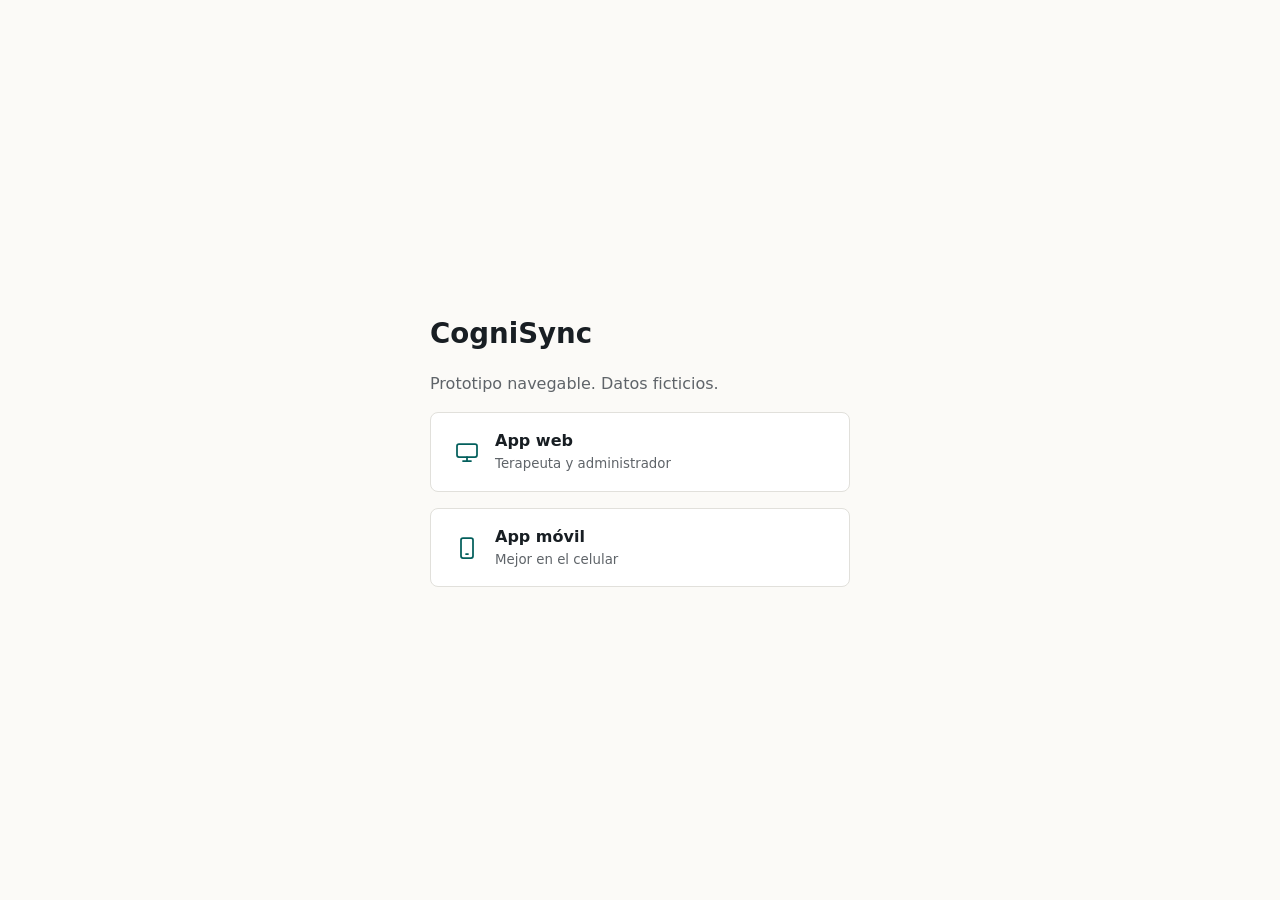
<file: index.html>
<!DOCTYPE html>
<html lang="es">
<head>
<meta charset="utf-8">
<meta name="viewport" content="width=device-width, initial-scale=1">
<title>CogniSync, prototipo</title>
<meta name="description" content="Prototipo navegable de CogniSync: aplicación web y móvil para clínicas de salud mental.">
<style>
@import url("./tokens.css");
@import url("./base.css");
body { display: grid; place-items: center; min-height: 100vh; padding: var(--space-lg); }
main { width: 100%; max-width: 420px; display: grid; gap: var(--space-md); }
h1 { font-size: var(--text-2xl); font-weight: 600; }
p { color: var(--color-muted); }
a.card { display: flex; align-items: center; gap: var(--space-md); padding: var(--space-md) var(--space-lg); background: var(--color-surface); border: var(--rule-hair) solid var(--color-rule); border-radius: var(--radius-card); color: var(--color-ink); text-decoration: none; font-weight: 600; transition: border-color var(--dur-micro) var(--ease-out); }
a.card:hover { border-color: var(--color-accent); }
a.card:active { background: var(--color-paper-2); }
svg { width: 24px; height: 24px; fill: none; stroke: var(--color-accent); stroke-width: 1.75; stroke-linecap: round; stroke-linejoin: round; }
small { display: block; font-weight: 400; color: var(--color-muted); }
</style>
</head>
<body>
<main>
  <h1>CogniSync</h1>
  <p>Prototipo navegable. Datos ficticios.</p>
  <a class="card" href="web.html"><svg aria-hidden="true" viewBox="0 0 24 24"><rect x="2" y="4" width="20" height="13" rx="2"/><path d="M8 21h8M12 17v4"/></svg><span>App web<small>Terapeuta y administrador</small></span></a>
  <a class="card" href="mobile.html"><svg aria-hidden="true" viewBox="0 0 24 24"><rect x="6" y="2" width="12" height="20" rx="2"/><path d="M11 18h2"/></svg><span>App móvil<small>Mejor en el celular</small></span></a>
</main>
</body>
</html>
</file>
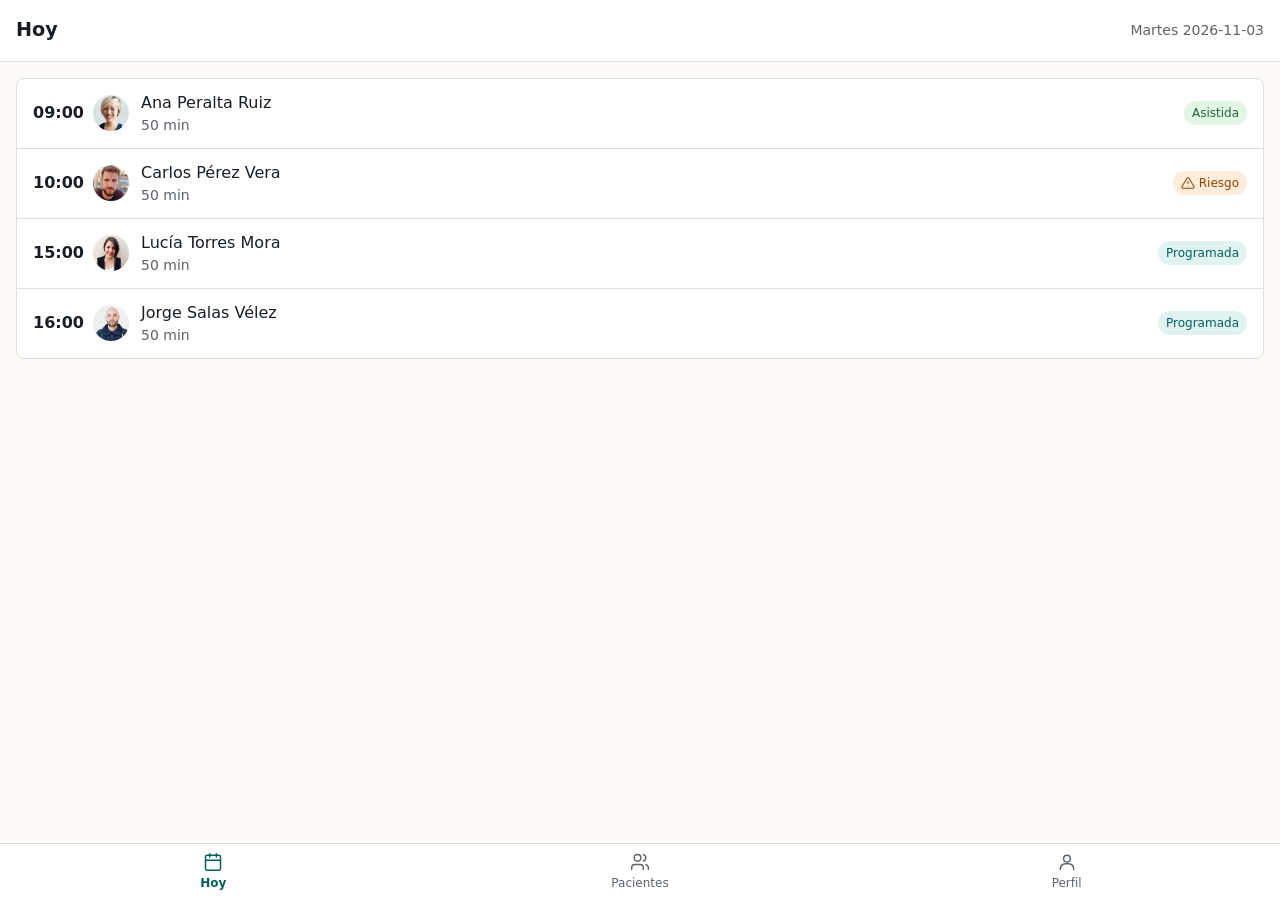
<file: mobile.html>
<!DOCTYPE html>
<html lang="es">
<head>
<meta charset="utf-8">
<meta name="viewport" content="width=device-width, initial-scale=1">
<title>CogniSync móvil, prototipo</title>
<meta name="description" content="Prototipo de la aplicación móvil de CogniSync para terapeutas.">
<style>
/* Hallmark · shape: app screen · genre: modern-minimal · theme: custom · redesign: full
 * paper: oklch(98.6% 0.004 95) · accent: oklch(44% 0.075 190) · display: Segoe UI · body: Segoe UI
 * nav: bottom tab bar, three destinations · signature: dictation turning into a note · states: recording, empty, draft
 * axes: light/grotesk-sans/cool · posture: workbench · contrast: pass · v2.0.0 */
/* Hallmark · pre-emit critique: P4 H5 E4 S4 R5 V3 · weakest: V, shares the web system on purpose so both clients read as one product */
@import url("./tokens.css");
@import url("./base.css");

body { font-size: var(--text-md); line-height: 1.5; }
.screen { display: none; min-height: 100vh; flex-direction: column; }
.screen.on { display: flex; }
.top { display: flex; align-items: center; gap: var(--space-sm); padding: var(--space-md); background: var(--color-surface); border-bottom: var(--rule-hair) solid var(--color-rule); }
.top h1 { flex: 1; font-size: var(--text-lg); font-weight: 600; }
.top a { display: inline-grid; place-items: center; width: 40px; height: 40px; margin: calc(var(--space-xs) * -1); border-radius: var(--radius-control); color: var(--color-ink-2); }
.top a:hover { background: var(--color-paper-2); }
.body { flex: 1; padding: var(--space-md); display: grid; gap: var(--space-md); align-content: start; }
.i { width: 20px; height: 20px; fill: none; stroke: currentColor; stroke-width: 1.75; stroke-linecap: round; stroke-linejoin: round; flex-shrink: 0; }
.sm { width: 14px; height: 14px; }
.muted { color: var(--color-muted); }
.date { color: var(--color-muted); font-size: var(--text-sm); }

.list { background: var(--color-surface); border: var(--rule-hair) solid var(--color-rule); border-radius: var(--radius-card); }
.item { display: flex; align-items: center; gap: var(--space-sm); min-height: 64px; padding: var(--space-sm) var(--space-md); border-bottom: var(--rule-hair) solid var(--color-rule); color: var(--color-ink); text-decoration: none; }
.item:last-child { border-bottom: 0; }
.item:hover { background: var(--color-paper); }
.item:active { background: var(--color-paper-2); }
.pic { width: 36px; height: 36px; border-radius: var(--radius-pill); object-fit: cover; flex-shrink: 0; }
.time { width: 48px; font-weight: 600; font-variant-numeric: tabular-nums; }
.who { flex: 1; min-width: 0; }
.who small { display: block; color: var(--color-muted); font-size: var(--text-sm); }
.tag { display: inline-flex; align-items: center; gap: var(--space-2xs); height: 24px; padding-inline: var(--space-xs); border-radius: var(--radius-pill); background: var(--color-paper-2); color: var(--color-ink-2); font-size: var(--text-xs); font-weight: 500; white-space: nowrap; }
.tag.ok { background: var(--color-success-soft); color: var(--color-success); }
.tag.warn { background: var(--color-warn-soft); color: var(--color-warn); }
.tag.accent { background: var(--color-accent-soft); color: var(--color-accent); }

.card { background: var(--color-surface); border: var(--rule-hair) solid var(--color-rule); border-radius: var(--radius-card); padding: var(--space-md); display: grid; gap: var(--space-xs); }
.card h2 { font-size: var(--text-md); font-weight: 600; }
.dl { display: grid; grid-template-columns: max-content minmax(0, 1fr); gap: var(--space-xs) var(--space-md); margin: 0; font-size: var(--text-sm); }
.dl dt { color: var(--color-muted); }
.dl dd { margin: 0; }

.btn { display: inline-flex; align-items: center; justify-content: center; gap: var(--space-xs); height: 48px; padding-inline: var(--space-md); border: var(--rule-hair) solid var(--color-rule); border-radius: var(--radius-control); background: var(--color-surface); color: var(--color-ink); font-weight: 600; text-decoration: none; cursor: pointer; transition: background-color var(--dur-micro) var(--ease-out); }
.btn:hover { background: var(--color-paper-2); }
.btn:active { background: var(--color-paper-3); }
.btn.pri { background: var(--color-accent); border-color: var(--color-accent); color: var(--color-accent-ink); }
.btn.pri:hover { background: var(--color-accent-hover); }
.btn.pri:active { background: var(--color-ink); }
.btn.full { width: 100%; }
.actions { display: grid; grid-template-columns: minmax(0, 1fr) minmax(0, 2fr); gap: var(--space-sm); padding: var(--space-md); background: var(--color-surface); border-top: var(--rule-hair) solid var(--color-rule); }

.seg { display: grid; grid-template-columns: repeat(3, minmax(0, 1fr)); padding: var(--space-3xs); background: var(--color-paper-2); border-radius: var(--radius-control); }
.seg button { display: inline-flex; align-items: center; justify-content: center; gap: var(--space-xs); height: 40px; border: 0; border-radius: var(--radius-control); background: transparent; color: var(--color-ink-2); cursor: pointer; }
.seg button:hover { color: var(--color-ink); }
.seg button:active { background: var(--color-paper-3); }
.seg button[aria-pressed="true"] { background: var(--color-surface); color: var(--color-ink); font-weight: 600; }

.rec { display: grid; justify-items: center; gap: var(--space-sm); padding: var(--space-lg) var(--space-md); }
.mic { display: grid; place-items: center; width: 72px; height: 72px; border: 0; border-radius: var(--radius-pill); background: var(--color-error); color: var(--color-accent-ink); cursor: pointer; }
.mic:hover { background: var(--color-ink); }
.mic .i { width: 28px; height: 28px; }
.timer { font-size: var(--text-xl); font-weight: 600; font-variant-numeric: tabular-nums; }
.wave { display: flex; align-items: center; gap: 3px; height: 32px; }
.wave i { display: block; width: 3px; border-radius: var(--radius-pill); background: var(--color-accent); }
textarea { width: 100%; min-height: 120px; padding: var(--space-sm); border: var(--rule-hair) solid var(--color-rule); border-radius: var(--radius-control); background: var(--color-surface); color: var(--color-ink); font: inherit; line-height: 1.6; resize: vertical; }
textarea:focus-visible { outline: 2px solid var(--color-focus); outline-offset: 0; }
details summary { cursor: pointer; font-weight: 600; }
.label { font-weight: 600; color: var(--color-accent); font-size: var(--text-sm); }

.tabbar { display: grid; grid-template-columns: repeat(3, minmax(0, 1fr)); background: var(--color-surface); border-top: var(--rule-hair) solid var(--color-rule); }
.tabbar a { display: grid; justify-items: center; gap: var(--space-3xs); padding-block: var(--space-xs); color: var(--color-muted); text-decoration: none; font-size: var(--text-xs); }
.tabbar a:hover { color: var(--color-ink); }
.tabbar a[aria-current] { color: var(--color-accent); font-weight: 600; }
</style>
</head>
<body>
<svg width="0" height="0" style="position:absolute" aria-hidden="true">
  <symbol id="i-calendar" viewBox="0 0 24 24"><rect x="3" y="4" width="18" height="18" rx="2"/><path d="M16 2v4M8 2v4M3 10h18"/></symbol>
  <symbol id="i-users" viewBox="0 0 24 24"><path d="M16 21v-2a4 4 0 0 0-4-4H6a4 4 0 0 0-4 4v2"/><circle cx="9" cy="7" r="4"/><path d="M22 21v-2a4 4 0 0 0-3-3.87"/><path d="M16 3.13a4 4 0 0 1 0 7.75"/></symbol>
  <symbol id="i-user" viewBox="0 0 24 24"><circle cx="12" cy="8" r="4"/><path d="M4 21v-1a6 6 0 0 1 6-6h4a6 6 0 0 1 6 6v1"/></symbol>
  <symbol id="i-back" viewBox="0 0 24 24"><path d="m12 19-7-7 7-7M19 12H5"/></symbol>
  <symbol id="i-alert" viewBox="0 0 24 24"><path d="M10.3 3.9 1.8 18a2 2 0 0 0 1.7 3h17a2 2 0 0 0 1.7-3L13.7 3.9a2 2 0 0 0-3.4 0Z"/><path d="M12 9v4M12 17h.01"/></symbol>
  <symbol id="i-type" viewBox="0 0 24 24"><path d="M4 7V4h16v3M9 20h6M12 4v16"/></symbol>
  <symbol id="i-mic" viewBox="0 0 24 24"><rect x="9" y="2" width="6" height="12" rx="3"/><path d="M19 10v1a7 7 0 0 1-14 0v-1M12 18v4"/></symbol>
  <symbol id="i-image" viewBox="0 0 24 24"><rect x="3" y="3" width="18" height="18" rx="2"/><circle cx="9" cy="9" r="2"/><path d="m21 15-3.1-3.1a2 2 0 0 0-2.8 0L6 21"/></symbol>
  <symbol id="i-square" viewBox="0 0 24 24"><rect x="7" y="7" width="10" height="10" rx="1"/></symbol>
  <symbol id="i-sparkle" viewBox="0 0 24 24"><path d="M12 3l1.9 5.1L19 10l-5.1 1.9L12 17l-1.9-5.1L5 10l5.1-1.9z"/></symbol>
  <symbol id="i-check" viewBox="0 0 24 24"><path d="M20 6 9 17l-5-5"/></symbol>
  <symbol id="i-plus" viewBox="0 0 24 24"><path d="M12 5v14M5 12h14"/></symbol>
</svg>

<!-- M1 Agenda de hoy -->
<section class="screen" id="hoy">
  <header class="top"><h1>Hoy</h1><span class="date">Martes 2026-11-03</span></header>
  <main class="body">
    <div class="list">
      <a class="item" href="#paciente"><span class="time">09:00</span><img class="pic" src="img/ana.jpg" alt=""><span class="who">Ana Peralta Ruiz<small>50 min</small></span><span class="tag ok">Asistida</span></a>
      <a class="item" href="#paciente"><span class="time">10:00</span><img class="pic" src="img/carlos.jpg" alt=""><span class="who">Carlos Pérez Vera<small>50 min</small></span><span class="tag warn"><svg class="i sm" aria-hidden="true"><use href="#i-alert"/></svg>Riesgo</span></a>
      <a class="item" href="#paciente"><span class="time">15:00</span><img class="pic" src="img/lucia.jpg" alt=""><span class="who">Lucía Torres Mora<small>50 min</small></span><span class="tag accent">Programada</span></a>
      <a class="item" href="#paciente"><span class="time">16:00</span><img class="pic" src="img/jorgesalas.jpg" alt=""><span class="who">Jorge Salas Vélez<small>50 min</small></span><span class="tag accent">Programada</span></a>
    </div>
  </main>
  <nav class="tabbar"><a aria-current="page" href="#hoy"><svg class="i" aria-hidden="true"><use href="#i-calendar"/></svg>Hoy</a><a href="#hoy"><svg class="i" aria-hidden="true"><use href="#i-users"/></svg>Pacientes</a><a href="#hoy"><svg class="i" aria-hidden="true"><use href="#i-user"/></svg>Perfil</a></nav>
</section>

<!-- M2 Paciente -->
<section class="screen" id="paciente">
  <header class="top"><a href="#hoy" aria-label="Volver"><svg class="i" aria-hidden="true"><use href="#i-back"/></svg></a><img class="pic" src="img/ana.jpg" alt=""><h1>Ana Peralta Ruiz</h1></header>
  <main class="body">
    <div class="card">
      <dl class="dl"><dt>Edad</dt><dd>32 años</dd><dt>Motivo</dt><dd>Ansiedad e insomnio</dd><dt>Sesiones</dt><dd>6 asistidas</dd><dt>Consentimiento IA</dt><dd>Otorgado el 2026-09-30</dd></dl>
    </div>
    <div class="card">
      <h2>Sesión anterior</h2>
      <span class="date">2026-10-30</span>
      <p>Insomnio de conciliación 4 noches por semana. Menos ansiedad en el trabajo. Tarea: registro de sueño diario.</p>
    </div>
  </main>
  <div class="actions" style="grid-template-columns: minmax(0, 1fr)"><a class="btn pri full" href="#nota"><svg class="i" aria-hidden="true"><use href="#i-plus"/></svg>Nueva nota</a></div>
</section>

<!-- M3 Dictado -->
<section class="screen" id="nota">
  <header class="top"><a href="#paciente" aria-label="Volver"><svg class="i" aria-hidden="true"><use href="#i-back"/></svg></a><h1>Nueva nota</h1></header>
  <main class="body">
    <div class="seg"><button aria-pressed="false"><svg class="i" aria-hidden="true"><use href="#i-type"/></svg>Texto</button><button aria-pressed="true"><svg class="i" aria-hidden="true"><use href="#i-mic"/></svg>Voz</button><button aria-pressed="false"><svg class="i" aria-hidden="true"><use href="#i-image"/></svg>Foto</button></div>
    <div class="card rec">
      <span class="timer">02:14</span>
      <div class="wave" aria-hidden="true"><i style="height:10px"></i><i style="height:22px"></i><i style="height:14px"></i><i style="height:30px"></i><i style="height:18px"></i><i style="height:26px"></i><i style="height:12px"></i><i style="height:20px"></i><i style="height:28px"></i><i style="height:16px"></i><i style="height:8px"></i><i style="height:24px"></i></div>
      <button class="mic" aria-label="Detener grabación"><svg class="i" aria-hidden="true"><use href="#i-square"/></svg></button>
      <span class="muted">Máximo 10 min</span>
    </div>
    <textarea aria-label="Transcripción">Llega puntual con el registro de sueño: 4 a 5 horas, 3 noches con insomnio. El lunes tuvo un ataque de pánico en el bus…</textarea>
  </main>
  <div class="actions"><select aria-label="Formato" class="btn"><option>SOAP</option><option>DAP</option></select><a class="btn pri" href="#revisar"><svg class="i" aria-hidden="true"><use href="#i-sparkle"/></svg>Estructurar</a></div>
</section>

<!-- M4 Revisar y aprobar -->
<section class="screen" id="revisar">
  <header class="top"><a href="#nota" aria-label="Volver"><svg class="i" aria-hidden="true"><use href="#i-back"/></svg></a><h1>Revisar nota</h1><span class="tag">Borrador</span></header>
  <main class="body">
    <div class="card">
      <span class="label">Subjetivo</span><p>3 noches con insomnio, 4 a 5 horas de sueño. Un ataque de pánico de 10 minutos. Ánimo 5/10.</p>
      <span class="label">Objetivo</span><p>Llega puntual. Registro de sueño completo.</p>
      <span class="label">Análisis</span><p>Persisten el insomnio y las crisis de pánico.</p>
      <span class="label">Plan</span><p>Seguir el registro de sueño. Respiración 2 veces al día.</p>
    </div>
    <details class="card"><summary>Texto original</summary><p class="muted">Llega puntual con el registro de sueño: 4 a 5 horas, 3 noches con insomnio…</p></details>
  </main>
  <div class="actions"><a class="btn" href="#revisar">Editar</a><a class="btn pri" href="#hoy"><svg class="i" aria-hidden="true"><use href="#i-check"/></svg>Aprobar</a></div>
</section>

<script>
  function show() {
    var id = (location.hash || '#hoy').slice(1), found = false;
    document.querySelectorAll('.screen').forEach(function (s) { var on = s.id === id; s.classList.toggle('on', on); if (on) found = true; });
    if (!found) document.getElementById('hoy').classList.add('on');
  }
  window.addEventListener('hashchange', show); show();
</script>
</body>
</html>
</file>
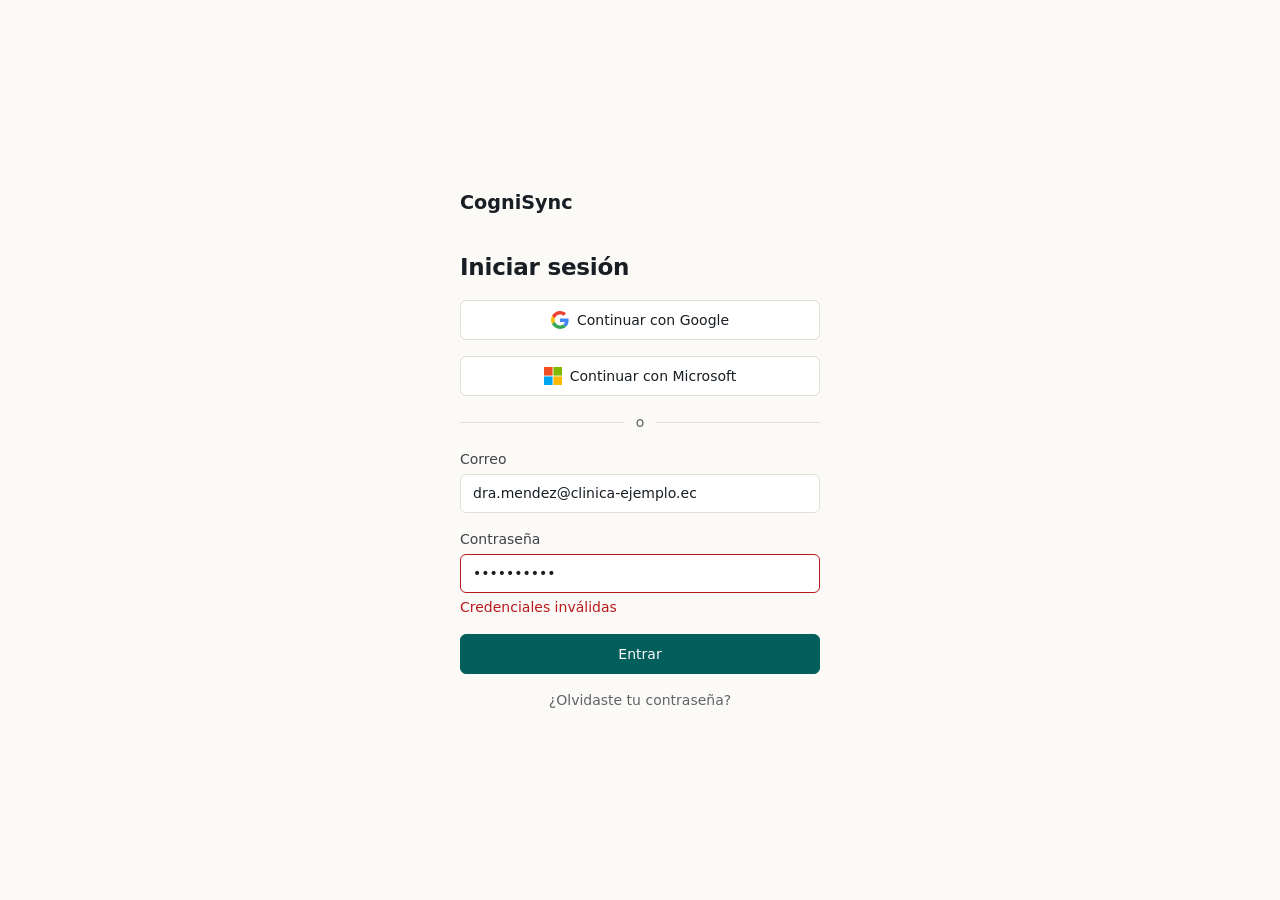
<file: web.html>
<!DOCTYPE html>
<html lang="es">
<head>
<meta charset="utf-8">
<meta name="viewport" content="width=device-width, initial-scale=1">
<title>CogniSync, prototipo</title>
<meta name="description" content="Prototipo navegable de CogniSync, notas clínicas asistidas para terapeutas.">
<style>
/* Hallmark · shape: app screen · genre: modern-minimal · theme: custom · redesign: full
 * paper: oklch(98.6% 0.004 95) · accent: oklch(44% 0.075 190) · display: Segoe UI · body: Segoe UI
 * nav: top bar, three destinations · signature: the note beside its original text · states: error, empty, draft, approved
 * axes: light/grotesk-sans/cool · posture: workbench · contrast: pass · v2.0.0 */
/* Hallmark · pre-emit critique: P4 H5 E4 S4 R5 V3 · weakest: V, a familiar clinical shell; kept it familiar on purpose because the tool must disappear into the session */
@import url("./tokens.css");
@import url("./base.css");

body { font-size: var(--text-sm); line-height: 1.5; }
.screen { display: none; min-height: 100vh; }
.screen.on { display: block; }

/* Barra superior */
.bar { display: flex; align-items: center; gap: var(--space-lg); height: 56px; padding-inline: var(--gutter); background: var(--color-surface); border-bottom: var(--rule-hair) solid var(--color-rule); }
.mark { font-family: var(--font-display); font-weight: 600; font-size: var(--text-md); color: var(--color-ink); text-decoration: none; }
.nav { display: flex; gap: var(--space-2xs); flex: 1; }
.nav a { display: inline-flex; align-items: center; gap: var(--space-xs); height: 32px; padding-inline: var(--space-sm); border-radius: var(--radius-control); color: var(--color-ink-2); text-decoration: none; }
.nav a:hover { background: var(--color-paper-2); color: var(--color-ink); }
.nav a:active { background: var(--color-paper-3); }
.nav a[aria-current] { background: var(--color-accent-soft); color: var(--color-accent); font-weight: 600; }
.avatar img { width: 100%; height: 100%; border-radius: inherit; object-fit: cover; }
.avatar { overflow: hidden; display: inline-grid; place-items: center; width: 32px; height: 32px; border-radius: var(--radius-pill); background: var(--color-paper-3); color: var(--color-ink-2); font-size: var(--text-xs); font-weight: 600; flex-shrink: 0; }
.icon-link { display: inline-grid; place-items: center; width: 32px; height: 32px; border-radius: var(--radius-control); color: var(--color-muted); }
.icon-link:hover { background: var(--color-paper-2); color: var(--color-ink); }

.main { max-width: var(--container); margin-inline: auto; padding: var(--space-xl) var(--gutter); }
.head { display: flex; align-items: center; justify-content: space-between; gap: var(--space-md); flex-wrap: wrap; margin-bottom: var(--space-lg); }
.head-title { display: flex; align-items: center; gap: var(--space-sm); flex-wrap: wrap; min-width: 0; }
h1 { font-size: var(--text-xl); font-weight: 600; letter-spacing: var(--tracking-display); color: var(--color-ink); }
h2 { font-size: var(--text-md); font-weight: 600; color: var(--color-ink); margin-bottom: var(--space-sm); }
.meta { display: flex; gap: var(--space-md); color: var(--color-muted); margin-top: var(--space-2xs); }
.muted { color: var(--color-muted); }
.back { display: inline-flex; align-items: center; gap: var(--space-2xs); color: var(--color-muted); text-decoration: none; margin-bottom: var(--space-sm); }
.back:hover { color: var(--color-ink); }

/* Iconos */
.i { width: 16px; height: 16px; fill: none; stroke: currentColor; stroke-width: 1.75; stroke-linecap: round; stroke-linejoin: round; flex-shrink: 0; }

/* Botones */
.btn { display: inline-flex; align-items: center; justify-content: center; gap: var(--space-xs); height: 36px; padding-inline: var(--space-md); border: var(--rule-hair) solid var(--color-rule); border-radius: var(--radius-control); background: var(--color-surface); color: var(--color-ink); font-weight: 500; text-decoration: none; cursor: pointer; white-space: nowrap; transition: background-color var(--dur-micro) var(--ease-out), border-color var(--dur-micro) var(--ease-out); }
.btn:hover { background: var(--color-paper-2); }
.btn:active { background: var(--color-paper-3); }
.btn.pri { background: var(--color-accent); border-color: var(--color-accent); color: var(--color-accent-ink); }
.btn.pri:hover { background: var(--color-accent-hover); border-color: var(--color-accent-hover); }
.btn.pri:active { background: var(--color-ink); border-color: var(--color-ink); }
.btn.ghost { border-color: transparent; background: transparent; color: var(--color-ink-2); }
.btn.ghost:hover { background: var(--color-paper-2); }
.btn.icon { width: 36px; padding: 0; }
.btn.wide { width: 100%; height: 40px; }
.btn[disabled], .btn[aria-disabled="true"] { opacity: 0.5; cursor: not-allowed; }

/* Campos */
.field { display: grid; gap: var(--space-2xs); }
label, .label { color: var(--color-ink-2); font-weight: 500; }
input, select, textarea { width: 100%; min-height: 36px; padding: var(--space-xs) var(--space-sm); border: var(--rule-hair) solid var(--color-rule); border-radius: var(--radius-control); background: var(--color-surface); color: var(--color-ink); }
input:hover, select:hover, textarea:hover { border-color: var(--color-paper-3); }
input:focus-visible, select:focus-visible, textarea:focus-visible { outline: 2px solid var(--color-focus); outline-offset: 0; border-color: var(--color-focus); }
textarea { resize: vertical; line-height: 1.6; }
.field.err input { border-color: var(--color-error); }
.err-msg { color: var(--color-error); }
.search { position: relative; flex: 1; max-width: 320px; }
.search .i { position: absolute; left: var(--space-sm); top: 10px; color: var(--color-muted); }
.search input { padding-left: var(--space-xl); }

/* Superficies */
.panel { background: var(--color-surface); border: var(--rule-hair) solid var(--color-rule); border-radius: var(--radius-card); }
.pad { padding: var(--space-lg); }
.grid { display: grid; grid-template-columns: minmax(0, 1fr) minmax(0, 1fr); gap: var(--space-lg); }
.grid.side { grid-template-columns: minmax(0, 2fr) minmax(0, 1fr); }
.grid.list { grid-template-columns: minmax(0, 1fr) minmax(0, 2fr); }
.form { display: grid; grid-template-columns: minmax(0, 1fr) minmax(0, 1fr); gap: var(--space-md) var(--space-lg); }
.form .full { grid-column: 1 / -1; }
.toolbar { display: flex; gap: var(--space-sm); align-items: center; padding: var(--space-md); border-bottom: var(--rule-hair) solid var(--color-rule); flex-wrap: wrap; }
.row { display: flex; gap: var(--space-xs); align-items: center; flex-wrap: wrap; }

/* Segmentado */
.seg { display: inline-flex; padding: var(--space-3xs); background: var(--color-paper-2); border-radius: var(--radius-control); }
.seg button { display: inline-flex; align-items: center; gap: var(--space-xs); height: 30px; padding-inline: var(--space-sm); border: 0; border-radius: var(--radius-control); background: transparent; color: var(--color-ink-2); cursor: pointer; }
.seg button:hover { color: var(--color-ink); }
.seg button:active { background: var(--color-paper-3); }
.seg button[aria-pressed="true"] { background: var(--color-surface); color: var(--color-ink); font-weight: 600; }

/* Pestañas */
.tabs { display: flex; gap: var(--space-lg); border-bottom: var(--rule-hair) solid var(--color-rule); margin-bottom: var(--space-lg); }
.tabs a { padding-block: var(--space-sm); color: var(--color-muted); text-decoration: none; border-bottom: 2px solid transparent; margin-bottom: -1px; }
.tabs a:hover { color: var(--color-ink); }
.tabs a[aria-current] { color: var(--color-ink); font-weight: 600; border-bottom-color: var(--color-accent); }

/* Tablas */
table { width: 100%; border-collapse: collapse; }
th { text-align: left; font-weight: 500; color: var(--color-muted); padding: var(--space-sm) var(--space-md); border-bottom: var(--rule-hair) solid var(--color-rule); }
td { padding: var(--space-sm) var(--space-md); border-bottom: var(--rule-hair) solid var(--color-rule); vertical-align: middle; }
tr:last-child td { border-bottom: 0; }
tbody tr:hover td { background: var(--color-paper); }
td.num { color: var(--color-ink-2); }
.who { display: flex; align-items: center; gap: var(--space-sm); }
.who a { color: var(--color-ink); text-decoration: none; font-weight: 500; }
.who a:hover { text-decoration: underline; }
tr.sel td { background: var(--color-accent-soft); }

/* Etiquetas de estado */
.tag { display: inline-flex; align-items: center; gap: var(--space-2xs); height: 24px; padding-inline: var(--space-xs); border-radius: var(--radius-pill); background: var(--color-paper-2); color: var(--color-ink-2); font-size: var(--text-xs); font-weight: 500; white-space: nowrap; }
.tag .i { width: 12px; height: 12px; }
.tag.ok { background: var(--color-success-soft); color: var(--color-success); }
.tag.warn { background: var(--color-warn-soft); color: var(--color-warn); }
.tag.err { background: var(--color-error-soft); color: var(--color-error); }
.tag.accent { background: var(--color-accent-soft); color: var(--color-accent); }

/* Datos */
.dl { display: grid; grid-template-columns: max-content minmax(0, 1fr); gap: var(--space-sm) var(--space-lg); margin: 0; }
.dl dt { color: var(--color-muted); }
.dl dd { margin: 0; color: var(--color-ink); }
.stats { display: grid; grid-template-columns: repeat(3, minmax(0, 1fr)); gap: var(--space-md); }
.stat b { display: block; font-size: var(--text-2xl); font-weight: 600; font-variant-numeric: tabular-nums; color: var(--color-ink); }
.stat.warn b { color: var(--color-warn); }
.stat.err b { color: var(--color-error); }

/* Nota */
.original { padding: var(--space-md); background: var(--color-paper-2); border-radius: var(--radius-control); color: var(--color-ink-2); line-height: 1.6; }
.section-label { display: block; font-weight: 600; color: var(--color-accent); margin: var(--space-md) 0 var(--space-2xs); }
.section-label:first-child { margin-top: 0; }
.soap textarea { min-height: 64px; }
.summary { display: grid; gap: var(--space-xs); color: var(--color-ink-2); }
.foot { display: flex; align-items: center; justify-content: space-between; gap: var(--space-sm); padding: var(--space-md); border-top: var(--rule-hair) solid var(--color-rule); flex-wrap: wrap; }
.note-list { list-style: none; margin: 0; padding: 0; }
.note-list a { display: flex; align-items: center; justify-content: space-between; gap: var(--space-sm); padding: var(--space-sm) var(--space-md); border-bottom: var(--rule-hair) solid var(--color-rule); text-decoration: none; color: var(--color-ink); }
.note-list a:hover { background: var(--color-paper); }
.note-list a[aria-current] { background: var(--color-accent-soft); }
.note-list small { display: block; color: var(--color-muted); font-size: var(--text-xs); }
details summary { cursor: pointer; color: var(--color-muted); }
details summary:hover { color: var(--color-ink); }

/* Gráfica */
.legend { display: flex; gap: var(--space-lg); flex-wrap: wrap; color: var(--color-ink-2); }
.legend span { display: inline-flex; align-items: center; gap: var(--space-xs); }
.swatch { width: 12px; height: 3px; border-radius: var(--radius-pill); }
.chart-grid { stroke: var(--color-rule); }
.chart-axis { fill: var(--color-muted); font-size: 11px; }
.s1 { stroke: var(--color-accent); background: var(--color-accent); }
.s2 { stroke: var(--color-chart-2); background: var(--color-chart-2); }
.s3 { stroke: var(--color-chart-3); background: var(--color-chart-3); }

/* Inicio de sesión */
#login.on { display: grid; place-items: center; background: var(--color-paper); padding: var(--space-lg); }
.auth { width: 100%; max-width: 360px; display: grid; gap: var(--space-md); }
.auth .mark { font-size: var(--text-lg); margin-bottom: var(--space-md); }
.or { display: flex; align-items: center; gap: var(--space-sm); color: var(--color-muted); }
.or::before, .or::after { content: ""; flex: 1; height: 1px; background: var(--color-rule); }
.logo { width: 18px; height: 18px; }
.g-b { fill: var(--brand-google-blue); } .g-r { fill: var(--brand-google-red); } .g-y { fill: var(--brand-google-yellow); } .g-g { fill: var(--brand-google-green); }
.m-r { fill: var(--brand-ms-red); } .m-g { fill: var(--brand-ms-green); } .m-b { fill: var(--brand-ms-blue); } .m-y { fill: var(--brand-ms-yellow); }

@media (max-width: 60rem) {
  .grid, .grid.side, .grid.list, .form { grid-template-columns: minmax(0, 1fr); }
}
@media (max-width: 40rem) {
  .bar { gap: var(--space-sm); }
  .nav .lbl { display: none; }
  .hide-sm { display: none; }
  .main { padding-block: var(--space-lg); }
  .search { max-width: none; }
}
</style>
</head>
<body>

<svg width="0" height="0" style="position:absolute" aria-hidden="true">
  <symbol id="i-users" viewBox="0 0 24 24"><path d="M16 21v-2a4 4 0 0 0-4-4H6a4 4 0 0 0-4 4v2"/><circle cx="9" cy="7" r="4"/><path d="M22 21v-2a4 4 0 0 0-3-3.87"/><path d="M16 3.13a4 4 0 0 1 0 7.75"/></symbol>
  <symbol id="i-calendar" viewBox="0 0 24 24"><rect x="3" y="4" width="18" height="18" rx="2"/><path d="M16 2v4M8 2v4M3 10h18"/></symbol>
  <symbol id="i-chart" viewBox="0 0 24 24"><path d="M3 3v18h18"/><path d="m7 15 4-4 3 3 5-6"/></symbol>
  <symbol id="i-logout" viewBox="0 0 24 24"><path d="M9 21H5a2 2 0 0 1-2-2V5a2 2 0 0 1 2-2h4"/><path d="m16 17 5-5-5-5"/><path d="M21 12H9"/></symbol>
  <symbol id="i-search" viewBox="0 0 24 24"><circle cx="11" cy="11" r="7"/><path d="m21 21-4.3-4.3"/></symbol>
  <symbol id="i-plus" viewBox="0 0 24 24"><path d="M12 5v14M5 12h14"/></symbol>
  <symbol id="i-alert" viewBox="0 0 24 24"><path d="M10.3 3.9 1.8 18a2 2 0 0 0 1.7 3h17a2 2 0 0 0 1.7-3L13.7 3.9a2 2 0 0 0-3.4 0Z"/><path d="M12 9v4M12 17h.01"/></symbol>
  <symbol id="i-type" viewBox="0 0 24 24"><path d="M4 7V4h16v3M9 20h6M12 4v16"/></symbol>
  <symbol id="i-mic" viewBox="0 0 24 24"><rect x="9" y="2" width="6" height="12" rx="3"/><path d="M19 10v1a7 7 0 0 1-14 0v-1M12 18v4"/></symbol>
  <symbol id="i-image" viewBox="0 0 24 24"><rect x="3" y="3" width="18" height="18" rx="2"/><circle cx="9" cy="9" r="2"/><path d="m21 15-3.1-3.1a2 2 0 0 0-2.8 0L6 21"/></symbol>
  <symbol id="i-sparkle" viewBox="0 0 24 24"><path d="M12 3l1.9 5.1L19 10l-5.1 1.9L12 17l-1.9-5.1L5 10l5.1-1.9z"/><path d="M19 17v4M17 19h4"/></symbol>
  <symbol id="i-check" viewBox="0 0 24 24"><path d="M20 6 9 17l-5-5"/></symbol>
  <symbol id="i-pencil" viewBox="0 0 24 24"><path d="M17 3a2.8 2.8 0 1 1 4 4L7.5 20.5 2 22l1.5-5.5Z"/></symbol>
  <symbol id="i-archive" viewBox="0 0 24 24"><rect x="2" y="3" width="20" height="5" rx="1"/><path d="M4 8v11a2 2 0 0 0 2 2h12a2 2 0 0 0 2-2V8M10 12h4"/></symbol>
  <symbol id="i-more" viewBox="0 0 24 24"><circle cx="12" cy="5" r="1"/><circle cx="12" cy="12" r="1"/><circle cx="12" cy="19" r="1"/></symbol>
  <symbol id="i-back" viewBox="0 0 24 24"><path d="m12 19-7-7 7-7M19 12H5"/></symbol>
  <symbol id="i-clock" viewBox="0 0 24 24"><circle cx="12" cy="12" r="9"/><path d="M12 7v5l3 2"/></symbol>
  <symbol id="i-user-plus" viewBox="0 0 24 24"><path d="M16 21v-2a4 4 0 0 0-4-4H6a4 4 0 0 0-4 4v2"/><circle cx="9" cy="7" r="4"/><path d="M19 8v6M22 11h-6"/></symbol>
  <symbol id="i-x" viewBox="0 0 24 24"><path d="M18 6 6 18M6 6l12 12"/></symbol>
</svg>

<!-- P01 Inicio de sesión -->
<section class="screen" id="login">
  <div class="auth">
    <span class="mark">CogniSync</span>
    <h1>Iniciar sesión</h1>
    <button class="btn wide"><svg class="logo" viewBox="0 0 48 48" aria-hidden="true"><path class="g-r" d="M24 9.5c3.54 0 6.71 1.22 9.21 3.6l6.85-6.85C35.9 2.38 30.47 0 24 0 14.62 0 6.51 5.38 2.56 13.22l7.98 6.19C12.43 13.72 17.74 9.5 24 9.5z"/><path class="g-b" d="M46.98 24.55c0-1.57-.15-3.09-.38-4.55H24v9.02h12.94c-.58 2.96-2.26 5.48-4.78 7.18l7.73 6c4.51-4.18 7.09-10.36 7.09-17.65z"/><path class="g-y" d="M10.53 28.59c-.48-1.45-.76-2.99-.76-4.59s.27-3.14.76-4.59l-7.98-6.19C.92 16.46 0 20.12 0 24c0 3.88.92 7.54 2.56 10.78l7.97-6.19z"/><path class="g-g" d="M24 48c6.48 0 11.93-2.13 15.89-5.81l-7.73-6c-2.15 1.45-4.92 2.3-8.16 2.3-6.26 0-11.57-4.22-13.47-9.91l-7.98 6.19C6.51 42.62 14.62 48 24 48z"/></svg>Continuar con Google</button>
    <button class="btn wide"><svg class="logo" viewBox="0 0 21 21" aria-hidden="true"><rect class="m-r" x="0" y="0" width="10" height="10"/><rect class="m-g" x="11" y="0" width="10" height="10"/><rect class="m-b" x="0" y="11" width="10" height="10"/><rect class="m-y" x="11" y="11" width="10" height="10"/></svg>Continuar con Microsoft</button>
    <div class="or">o</div>
    <div class="field"><label for="l-mail">Correo</label><input id="l-mail" type="email" value="dra.mendez@clinica-ejemplo.ec"></div>
    <div class="field err"><label for="l-pass">Contraseña</label><input id="l-pass" type="password" value="contrasena"><span class="err-msg">Credenciales inválidas</span></div>
    <a class="btn pri wide" href="#pacientes">Entrar</a>
    <a class="back" style="justify-self:center;margin:0" href="#login">¿Olvidaste tu contraseña?</a>
  </div>
</section>

<!-- P02 Mis pacientes -->
<section class="screen" id="pacientes">
  <header class="bar">
    <a class="mark" href="#pacientes">CogniSync</a>
    <nav class="nav"><a aria-current="page" href="#pacientes"><svg class="i" aria-hidden="true"><use href="#i-users"/></svg><span class="lbl">Pacientes</span></a><a href="#citas"><svg class="i" aria-hidden="true"><use href="#i-calendar"/></svg><span class="lbl">Agenda</span></a><a href="#evolucion"><svg class="i" aria-hidden="true"><use href="#i-chart"/></svg><span class="lbl">Evolución</span></a></nav>
    <span class="avatar"><img src="img/laura.jpg" alt=""></span><a class="icon-link" href="#login" aria-label="Cerrar sesión"><svg class="i" aria-hidden="true"><use href="#i-logout"/></svg></a>
  </header>
  <main class="main">
    <div class="head"><h1>Pacientes</h1><a class="btn pri" href="#nuevo-paciente"><svg class="i" aria-hidden="true"><use href="#i-plus"/></svg>Nuevo paciente</a></div>
    <div class="panel">
      <div class="toolbar">
        <div class="search"><svg class="i" aria-hidden="true"><use href="#i-search"/></svg><input value="per" aria-label="Buscar paciente"></div>
        <div class="seg"><button aria-pressed="true">Activos</button><button aria-pressed="false">Archivados</button></div>
      </div>
      <table>
        <thead><tr><th>Paciente</th><th class="hide-sm">Última sesión</th><th class="hide-sm">Próxima cita</th><th>Estado</th></tr></thead>
        <tbody>
          <tr><td><div class="who"><span class="avatar"><img src="img/carlos.jpg" alt=""></span><a href="#expediente">Carlos Pérez Vera</a></div></td><td class="num hide-sm">2026-10-14</td><td class="num hide-sm">2026-11-05 10:00</td><td><span class="tag warn"><svg class="i" aria-hidden="true"><use href="#i-alert"/></svg>Riesgo de deserción</span></td></tr>
          <tr><td><div class="who"><span class="avatar"><img src="img/ana.jpg" alt=""></span><a href="#expediente">Ana Peralta Ruiz</a></div></td><td class="num hide-sm">2026-10-30</td><td class="num hide-sm">2026-11-06 15:00</td><td><span class="tag ok">Activo</span></td></tr>
        </tbody>
      </table>
    </div>
  </main>
</section>

<!-- P03 Crear expediente -->
<section class="screen" id="nuevo-paciente">
  <header class="bar">
    <a class="mark" href="#pacientes">CogniSync</a>
    <nav class="nav"><a aria-current="page" href="#pacientes"><svg class="i" aria-hidden="true"><use href="#i-users"/></svg><span class="lbl">Pacientes</span></a><a href="#citas"><svg class="i" aria-hidden="true"><use href="#i-calendar"/></svg><span class="lbl">Agenda</span></a><a href="#evolucion"><svg class="i" aria-hidden="true"><use href="#i-chart"/></svg><span class="lbl">Evolución</span></a></nav>
    <span class="avatar"><img src="img/laura.jpg" alt=""></span><a class="icon-link" href="#login" aria-label="Cerrar sesión"><svg class="i" aria-hidden="true"><use href="#i-logout"/></svg></a>
  </header>
  <main class="main" style="max-width: 800px">
    <a class="back" href="#pacientes"><svg class="i" aria-hidden="true"><use href="#i-back"/></svg>Pacientes</a>
    <div class="head"><h1>Nuevo paciente</h1></div>
    <div class="panel pad">
      <div class="form">
        <div class="field"><label>Nombres</label><input value="Ana María"></div>
        <div class="field"><label>Apellidos</label><input value="Peralta Ruiz"></div>
        <div class="field"><label>Fecha de nacimiento</label><input type="date" value="1994-03-12"></div>
        <div class="field"><label>Sexo</label><select><option>Femenino</option><option>Masculino</option></select></div>
        <div class="field err"><label>Teléfono</label><input value=""><span class="err-msg">Obligatorio</span></div>
        <div class="field"><label>Correo <span class="muted">(opcional)</span></label><input value="ana.peralta@correo-ejemplo.ec"></div>
        <div class="field full"><label>Contacto de emergencia <span class="muted">(opcional)</span></label><input value="Rosa Ruiz, 09 8765 4321"></div>
        <div class="field full"><label>Motivo de consulta</label><input value="Ansiedad e insomnio desde hace 3 meses"></div>
        <div class="field full"><label>Antecedentes <span class="muted">(opcional)</span></label><textarea rows="3">Tratamiento psicológico previo en 2023, 6 sesiones.</textarea></div>
        <div class="field full"><label>Consentimiento para procesamiento con IA</label><select><option>No otorgado</option><option selected>Otorgado el 2026-11-03</option></select></div>
      </div>
    </div>
    <div class="row" style="margin-top: var(--space-lg)"><a class="btn pri" href="#expediente">Guardar</a><a class="btn ghost" href="#pacientes">Cancelar</a></div>
  </main>
</section>

<!-- P04 Expediente -->
<section class="screen" id="expediente">
  <header class="bar">
    <a class="mark" href="#pacientes">CogniSync</a>
    <nav class="nav"><a aria-current="page" href="#pacientes"><svg class="i" aria-hidden="true"><use href="#i-users"/></svg><span class="lbl">Pacientes</span></a><a href="#citas"><svg class="i" aria-hidden="true"><use href="#i-calendar"/></svg><span class="lbl">Agenda</span></a><a href="#evolucion"><svg class="i" aria-hidden="true"><use href="#i-chart"/></svg><span class="lbl">Evolución</span></a></nav>
    <span class="avatar"><img src="img/laura.jpg" alt=""></span><a class="icon-link" href="#login" aria-label="Cerrar sesión"><svg class="i" aria-hidden="true"><use href="#i-logout"/></svg></a>
  </header>
  <main class="main">
    <a class="back" href="#pacientes"><svg class="i" aria-hidden="true"><use href="#i-back"/></svg>Pacientes</a>
    <div class="head">
      <div>
        <div class="head-title"><h1>Carlos Pérez Vera</h1><span class="tag warn"><svg class="i" aria-hidden="true"><use href="#i-alert"/></svg>2 inasistencias seguidas</span></div>
        <div class="meta"><span>38 años</span><span>Estrés laboral</span></div>
      </div>
      <div class="row"><a class="btn icon" href="#nuevo-paciente" aria-label="Editar"><svg class="i" aria-hidden="true"><use href="#i-pencil"/></svg></a><button class="btn icon" aria-label="Archivar"><svg class="i" aria-hidden="true"><use href="#i-archive"/></svg></button><a class="btn pri" href="#nueva-nota"><svg class="i" aria-hidden="true"><use href="#i-plus"/></svg>Nueva nota</a></div>
    </div>
    <nav class="tabs"><a aria-current="page" href="#expediente">Resumen</a><a href="#citas">Citas</a><a href="#historial">Notas</a><a href="#evolucion">Evolución</a></nav>
    <div class="grid">
      <div class="panel pad">
        <h2>Datos</h2>
        <dl class="dl">
          <dt>Nacimiento</dt><dd class="num">1988-07-02</dd>
          <dt>Teléfono</dt><dd class="num">09 9123 4567</dd>
          <dt>Emergencia</dt><dd>María Vera, 09 9876 5432</dd>
          <dt>Motivo</dt><dd>Estrés laboral y ataques de pánico</dd>
        </dl>
      </div>
      <div class="panel pad">
        <h2>Asistencia, últimos 60 días</h2>
        <div class="stats">
          <div class="stat"><b>5</b><span class="muted">Asistidas</span></div>
          <div class="stat warn"><b>1</b><span class="muted">Canceladas</span></div>
          <div class="stat err"><b>2</b><span class="muted">Inasistencias</span></div>
        </div>
      </div>
    </div>
    <p class="muted" style="margin-top: var(--space-md)">Editado el 2026-10-14 por Laura Méndez</p>
  </main>
</section>

<!-- P05 Citas -->
<section class="screen" id="citas">
  <header class="bar">
    <a class="mark" href="#pacientes">CogniSync</a>
    <nav class="nav"><a href="#pacientes"><svg class="i" aria-hidden="true"><use href="#i-users"/></svg><span class="lbl">Pacientes</span></a><a aria-current="page" href="#citas"><svg class="i" aria-hidden="true"><use href="#i-calendar"/></svg><span class="lbl">Agenda</span></a><a href="#evolucion"><svg class="i" aria-hidden="true"><use href="#i-chart"/></svg><span class="lbl">Evolución</span></a></nav>
    <span class="avatar"><img src="img/laura.jpg" alt=""></span><a class="icon-link" href="#login" aria-label="Cerrar sesión"><svg class="i" aria-hidden="true"><use href="#i-logout"/></svg></a>
  </header>
  <main class="main">
    <a class="back" href="#expediente"><svg class="i" aria-hidden="true"><use href="#i-back"/></svg>Carlos Pérez Vera</a>
    <div class="head"><h1>Citas</h1><button class="btn pri"><svg class="i" aria-hidden="true"><use href="#i-plus"/></svg>Nueva cita</button></div>
    <div class="panel">
      <table>
        <thead><tr><th>Fecha</th><th>Hora</th><th class="hide-sm">Duración</th><th>Estado</th></tr></thead>
        <tbody>
          <tr><td class="num">2026-11-05</td><td class="num">10:00</td><td class="num hide-sm">50 min</td><td><span class="tag accent">Programada</span></td></tr>
          <tr><td class="num">2026-10-28</td><td class="num">10:00</td><td class="num hide-sm">50 min</td><td><select aria-label="Estado" style="max-width: 160px"><option>Inasistencia</option><option>Asistida</option><option>Cancelada</option></select></td></tr>
          <tr><td class="num">2026-10-21</td><td class="num">10:00</td><td class="num hide-sm">50 min</td><td><span class="tag err">Inasistencia</span></td></tr>
          <tr><td class="num">2026-10-14</td><td class="num">10:00</td><td class="num hide-sm">50 min</td><td><span class="tag ok">Asistida</span></td></tr>
          <tr><td class="num">2026-10-07</td><td class="num">10:00</td><td class="num hide-sm">50 min</td><td><span class="tag">Cancelada</span></td></tr>
        </tbody>
      </table>
    </div>
  </main>
</section>

<!-- P06 Nueva nota -->
<section class="screen" id="nueva-nota">
  <header class="bar">
    <a class="mark" href="#pacientes">CogniSync</a>
    <nav class="nav"><a aria-current="page" href="#pacientes"><svg class="i" aria-hidden="true"><use href="#i-users"/></svg><span class="lbl">Pacientes</span></a><a href="#citas"><svg class="i" aria-hidden="true"><use href="#i-calendar"/></svg><span class="lbl">Agenda</span></a><a href="#evolucion"><svg class="i" aria-hidden="true"><use href="#i-chart"/></svg><span class="lbl">Evolución</span></a></nav>
    <span class="avatar"><img src="img/laura.jpg" alt=""></span><a class="icon-link" href="#login" aria-label="Cerrar sesión"><svg class="i" aria-hidden="true"><use href="#i-logout"/></svg></a>
  </header>
  <main class="main">
    <a class="back" href="#expediente"><svg class="i" aria-hidden="true"><use href="#i-back"/></svg>Ana Peralta Ruiz</a>
    <div class="head"><h1>Nota del 2026-11-03</h1><span class="tag"><svg class="i" aria-hidden="true"><use href="#i-check"/></svg>Borrador guardado</span></div>
    <div class="grid side">
      <div class="panel">
        <div class="toolbar"><div class="seg"><button aria-pressed="true"><svg class="i" aria-hidden="true"><use href="#i-type"/></svg>Texto</button><button aria-pressed="false"><svg class="i" aria-hidden="true"><use href="#i-mic"/></svg>Voz</button><button aria-pressed="false"><svg class="i" aria-hidden="true"><use href="#i-image"/></svg>Foto</button></div></div>
        <div class="pad"><textarea rows="9" aria-label="Apuntes de la sesión">Llega puntual con el registro de sueño: 4 a 5 horas, 3 noches con insomnio. El lunes tuvo un ataque de pánico en el bus, de unos 10 minutos. Ánimo 5/10. Se trabajó la reestructuración de pensamientos catastróficos. Tarea: seguir el registro y practicar respiración 2 veces al día.</textarea></div>
        <div class="foot"><span class="muted num">318 / 5000</span><div class="row"><select aria-label="Formato" style="width: auto"><option>SOAP</option><option>DAP</option></select><a class="btn pri" href="#revision"><svg class="i" aria-hidden="true"><use href="#i-sparkle"/></svg>Estructurar</a></div></div>
      </div>
      <aside class="panel pad">
        <h2>Sesión anterior</h2>
        <p class="muted num" style="margin-bottom: var(--space-sm)">2026-10-30</p>
        <div class="summary"><p>Insomnio de conciliación 4 noches por semana.</p><p>Menos ansiedad en el trabajo.</p><p>Practicó respiración diafragmática.</p><p>Tarea: registro de sueño diario.</p></div>
      </aside>
    </div>
  </main>
</section>

<!-- P07 Revisar y aprobar -->
<section class="screen" id="revision">
  <header class="bar">
    <a class="mark" href="#pacientes">CogniSync</a>
    <nav class="nav"><a aria-current="page" href="#pacientes"><svg class="i" aria-hidden="true"><use href="#i-users"/></svg><span class="lbl">Pacientes</span></a><a href="#citas"><svg class="i" aria-hidden="true"><use href="#i-calendar"/></svg><span class="lbl">Agenda</span></a><a href="#evolucion"><svg class="i" aria-hidden="true"><use href="#i-chart"/></svg><span class="lbl">Evolución</span></a></nav>
    <span class="avatar"><img src="img/laura.jpg" alt=""></span><a class="icon-link" href="#login" aria-label="Cerrar sesión"><svg class="i" aria-hidden="true"><use href="#i-logout"/></svg></a>
  </header>
  <main class="main">
    <a class="back" href="#nueva-nota"><svg class="i" aria-hidden="true"><use href="#i-back"/></svg>Ana Peralta Ruiz</a>
    <div class="head">
      <div class="head-title"><h1>Revisar nota</h1><span class="tag">Borrador</span></div>
      <div class="row"><button class="btn">Guardar</button><a class="btn pri" href="#historial"><svg class="i" aria-hidden="true"><use href="#i-check"/></svg>Aprobar</a></div>
    </div>
    <div class="grid list">
      <div class="panel pad">
        <h2>Original</h2>
        <p class="original">Llega puntual con el registro de sueño: 4 a 5 horas, 3 noches con insomnio. El lunes tuvo un ataque de pánico en el bus, de unos 10 minutos. Ánimo 5/10. Se trabajó la reestructuración de pensamientos catastróficos. Tarea: seguir el registro y practicar respiración 2 veces al día.</p>
        <h2 style="margin-top: var(--space-lg)">Síntomas</h2>
        <div class="row">
          <span class="tag accent">Insomnio 6/10<svg class="i" aria-hidden="true"><use href="#i-x"/></svg></span>
          <span class="tag accent">Pánico 7/10<svg class="i" aria-hidden="true"><use href="#i-x"/></svg></span>
          <span class="tag accent">Ánimo bajo 5/10<svg class="i" aria-hidden="true"><use href="#i-x"/></svg></span>
          <button class="btn ghost icon" aria-label="Agregar síntoma"><svg class="i" aria-hidden="true"><use href="#i-plus"/></svg></button>
        </div>
      </div>
      <div class="panel pad soap">
        <label class="section-label" for="s-s">Subjetivo</label><textarea id="s-s">3 noches con insomnio, 4 a 5 horas de sueño. Un ataque de pánico de 10 minutos en el bus. Ánimo 5/10.</textarea>
        <label class="section-label" for="s-o">Objetivo</label><textarea id="s-o">Llega puntual. Registro de sueño completo.</textarea>
        <label class="section-label" for="s-a">Análisis</label><textarea id="s-a">Persisten el insomnio y las crisis de pánico, con mejor adherencia a las tareas.</textarea>
        <label class="section-label" for="s-p">Plan</label><textarea id="s-p">Seguir el registro de sueño. Respiración diafragmática 2 veces al día. Reestructuración cognitiva en la próxima sesión.</textarea>
      </div>
    </div>
  </main>
</section>

<!-- P08 Historial de notas -->
<section class="screen" id="historial">
  <header class="bar">
    <a class="mark" href="#pacientes">CogniSync</a>
    <nav class="nav"><a aria-current="page" href="#pacientes"><svg class="i" aria-hidden="true"><use href="#i-users"/></svg><span class="lbl">Pacientes</span></a><a href="#citas"><svg class="i" aria-hidden="true"><use href="#i-calendar"/></svg><span class="lbl">Agenda</span></a><a href="#evolucion"><svg class="i" aria-hidden="true"><use href="#i-chart"/></svg><span class="lbl">Evolución</span></a></nav>
    <span class="avatar"><img src="img/laura.jpg" alt=""></span><a class="icon-link" href="#login" aria-label="Cerrar sesión"><svg class="i" aria-hidden="true"><use href="#i-logout"/></svg></a>
  </header>
  <main class="main">
    <a class="back" href="#expediente"><svg class="i" aria-hidden="true"><use href="#i-back"/></svg>Ana Peralta Ruiz</a>
    <div class="head"><h1>Notas</h1><a class="btn pri" href="#nueva-nota"><svg class="i" aria-hidden="true"><use href="#i-plus"/></svg>Nueva nota</a></div>
    <div class="grid list">
      <div class="panel">
        <ul class="note-list">
          <li><a aria-current="true" href="#historial"><span class="num">2026-11-03<small>SOAP</small></span><span class="tag ok">Aprobada</span></a></li>
          <li><a href="#historial"><span class="num">2026-10-30<small>SOAP</small></span><span class="tag ok">Aprobada</span></a></li>
          <li><a href="#historial"><span class="num">2026-10-23<small>DAP</small></span><span class="tag ok">Aprobada</span></a></li>
          <li><a href="#historial"><span class="num">2026-10-16<small>SOAP</small></span><span class="tag">Borrador</span></a></li>
        </ul>
      </div>
      <article class="panel pad">
        <div class="head" style="margin-bottom: var(--space-md)"><div><h2 style="margin: 0">2026-11-03</h2><span class="muted">Aprobada a las 17:42</span></div><button class="btn"><svg class="i" aria-hidden="true"><use href="#i-plus"/></svg>Adenda</button></div>
        <span class="section-label">Subjetivo</span><p>3 noches con insomnio, 4 a 5 horas de sueño. Un ataque de pánico de 10 minutos en el bus. Ánimo 5/10.</p>
        <span class="section-label">Objetivo</span><p>Llega puntual. Registro de sueño completo.</p>
        <span class="section-label">Análisis</span><p>Persisten el insomnio y las crisis de pánico, con mejor adherencia a las tareas.</p>
        <span class="section-label">Plan</span><p>Seguir el registro de sueño. Respiración 2 veces al día.</p>
        <details style="margin-top: var(--space-lg)"><summary>Texto original</summary><p class="original" style="margin-top: var(--space-xs)">Llega puntual con el registro de sueño: 4 a 5 horas, 3 noches con insomnio.</p></details>
      </article>
    </div>
  </main>
</section>

<!-- P09 Evolución -->
<section class="screen" id="evolucion">
  <header class="bar">
    <a class="mark" href="#pacientes">CogniSync</a>
    <nav class="nav"><a href="#pacientes"><svg class="i" aria-hidden="true"><use href="#i-users"/></svg><span class="lbl">Pacientes</span></a><a href="#citas"><svg class="i" aria-hidden="true"><use href="#i-calendar"/></svg><span class="lbl">Agenda</span></a><a aria-current="page" href="#evolucion"><svg class="i" aria-hidden="true"><use href="#i-chart"/></svg><span class="lbl">Evolución</span></a></nav>
    <span class="avatar"><img src="img/laura.jpg" alt=""></span><a class="icon-link" href="#login" aria-label="Cerrar sesión"><svg class="i" aria-hidden="true"><use href="#i-logout"/></svg></a>
  </header>
  <main class="main">
    <a class="back" href="#expediente"><svg class="i" aria-hidden="true"><use href="#i-back"/></svg>Ana Peralta Ruiz</a>
    <div class="head"><h1>Evolución</h1><div class="seg"><button aria-pressed="false">1 mes</button><button aria-pressed="true">3 meses</button><button aria-pressed="false">6 meses</button></div></div>
    <div class="panel pad">
      <div class="legend" style="margin-bottom: var(--space-md)"><span><i class="swatch s1"></i>Insomnio</span><span><i class="swatch s2"></i>Pánico</span><span><i class="swatch s3"></i>Ánimo bajo</span></div>
      <svg viewBox="0 0 760 280" width="100%" role="img" aria-label="Intensidad de síntomas de agosto a noviembre">
        <g class="chart-grid"><line x1="40" y1="20" x2="750" y2="20"/><line x1="40" y1="120" x2="750" y2="120"/><line x1="40" y1="220" x2="750" y2="220"/></g>
        <g class="chart-axis"><text x="16" y="24">10</text><text x="22" y="124">5</text><text x="22" y="224">0</text>
          <text x="56" y="250">ago 07</text><text x="166" y="250">ago 21</text><text x="276" y="250">sep 04</text><text x="386" y="250">sep 25</text><text x="496" y="250">oct 16</text><text x="606" y="250">oct 30</text><text x="700" y="250">nov 03</text></g>
        <polyline class="s1" fill="none" stroke-width="2.5" stroke-linejoin="round" points="75,60 185,60 295,80 405,100 515,100 625,120 715,100"/>
        <polyline class="s2" fill="none" stroke-width="2.5" stroke-linejoin="round" points="75,40 185,60 295,60 405,100 515,120 625,140 715,80"/>
        <polyline class="s3" fill="none" stroke-width="2.5" stroke-linejoin="round" points="75,80 185,100 295,100 405,120 515,120 625,140 715,120"/>
      </svg>
    </div>
  </main>
</section>

<!-- P10 Usuarios (administrador) -->
<section class="screen" id="usuarios">
  <header class="bar">
    <a class="mark" href="#usuarios">CogniSync</a>
    <nav class="nav"><a aria-current="page" href="#usuarios"><svg class="i" aria-hidden="true"><use href="#i-users"/></svg><span class="lbl">Usuarios</span></a></nav>
    <span class="avatar"><img src="img/jorge.jpg" alt=""></span><a class="icon-link" href="#login" aria-label="Cerrar sesión"><svg class="i" aria-hidden="true"><use href="#i-logout"/></svg></a>
  </header>
  <main class="main" style="max-width: 880px">
    <div class="head"><h1>Usuarios</h1></div>
    <div class="panel">
      <div class="toolbar" style="align-items: flex-start">
        <div class="field" style="flex: 1; min-width: 200px"><input class="" value="lmendez@clinica-ejemplo.ec" aria-label="Correo" style="border-color: var(--color-error)"><span class="err-msg">Este correo ya está registrado</span></div>
        <select aria-label="Rol" style="width: auto"><option>Terapeuta</option><option>Administrador</option></select>
        <button class="btn pri"><svg class="i" aria-hidden="true"><use href="#i-user-plus"/></svg>Agregar</button>
      </div>
      <table>
        <thead><tr><th>Nombre</th><th>Rol</th><th>Estado</th><th><span class="visually-hidden">Acciones</span></th></tr></thead>
        <tbody>
          <tr><td><div class="who"><span class="avatar"><img src="img/laura.jpg" alt=""></span><span>Laura Méndez<br><span class="muted">lmendez@clinica-ejemplo.ec</span></span></div></td><td>Terapeuta</td><td><span class="tag ok">Activo</span></td><td><button class="btn ghost icon" aria-label="Más acciones"><svg class="i" aria-hidden="true"><use href="#i-more"/></svg></button></td></tr>
          <tr><td><div class="who"><span class="avatar"><img src="img/pablo.jpg" alt=""></span><span>Pablo Cedeño<br><span class="muted">pcedeno@clinica-ejemplo.ec</span></span></div></td><td>Terapeuta</td><td><span class="tag ok">Activo</span></td><td><button class="btn ghost icon" aria-label="Más acciones"><svg class="i" aria-hidden="true"><use href="#i-more"/></svg></button></td></tr>
          <tr><td><div class="who"><span class="avatar"><img src="img/sofia.jpg" alt=""></span><span>Sofía Andrade<br><span class="muted">sandrade@clinica-ejemplo.ec</span></span></div></td><td>Terapeuta</td><td><span class="tag">Desactivado</span></td><td><button class="btn ghost icon" aria-label="Más acciones"><svg class="i" aria-hidden="true"><use href="#i-more"/></svg></button></td></tr>
        </tbody>
      </table>
    </div>
  </main>
</section>

<script>
  function show() {
    var id = (location.hash || '#login').slice(1);
    var found = false;
    document.querySelectorAll('.screen').forEach(function (s) { var on = s.id === id; s.classList.toggle('on', on); if (on) found = true; });
    if (!found) document.getElementById('login').classList.add('on');
  }
  window.addEventListener('hashchange', show); show();
</script>
</body>
</html>
</file>
